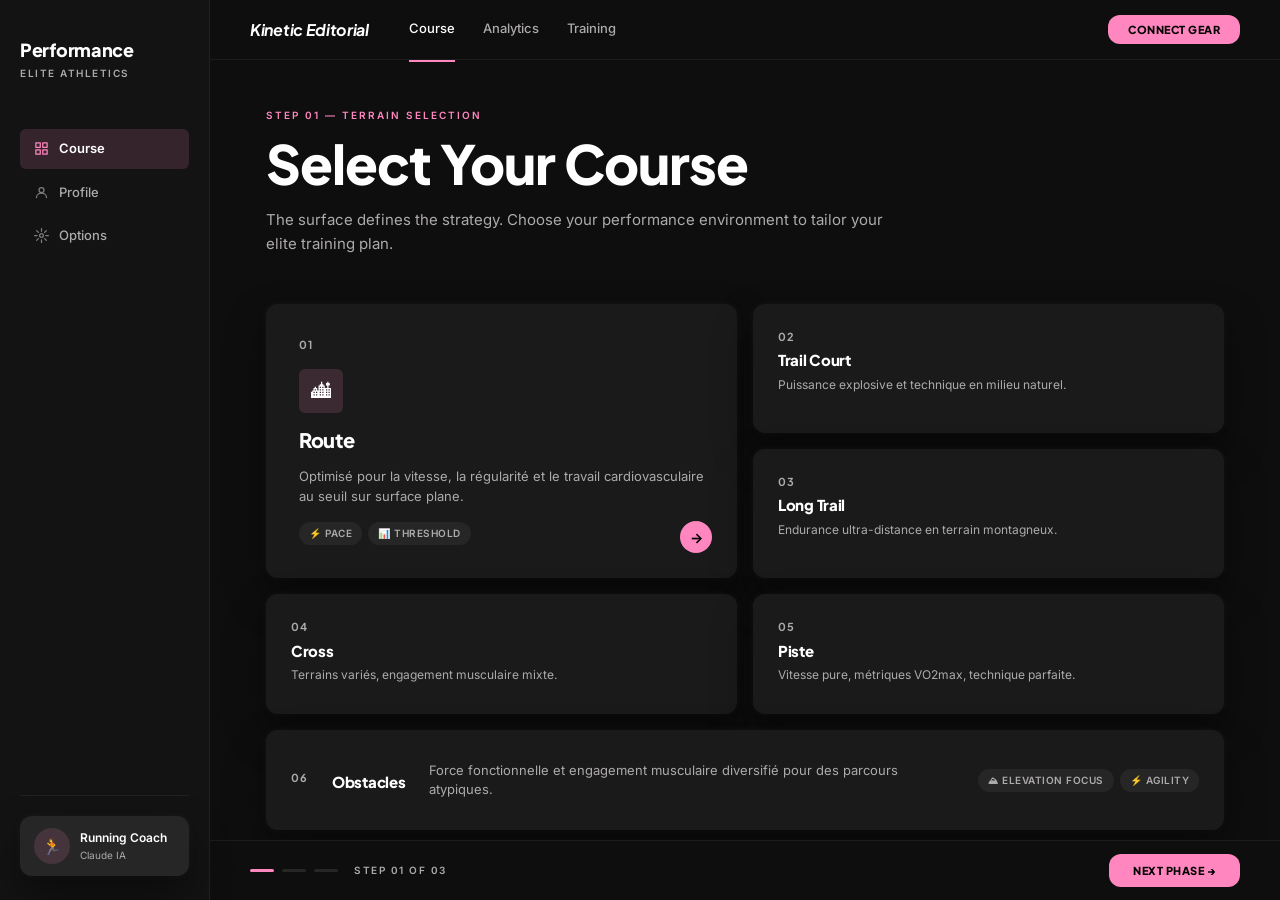
<file: index.html>
<!DOCTYPE html>
<html lang="fr">
<head>
<meta charset="UTF-8">
<meta name="viewport" content="width=device-width, initial-scale=1.0">
<title>Kinetic Editorial — Running Coach IA</title>
<link rel="preconnect" href="https://fonts.googleapis.com">
<link rel="preconnect" href="https://fonts.gstatic.com" crossorigin>
<link href="https://fonts.googleapis.com/css2?family=Plus+Jakarta+Sans:ital,wght@0,400;0,600;0,700;0,800;1,700&family=Inter:wght@400;500;600&display=swap" rel="stylesheet">
<link rel="stylesheet" href="style.css">
</head>
<body>

<div class="app-layout">

  <!-- ═══════════════════════════════════════
       SIDEBAR
  ═══════════════════════════════════════ -->
  <aside class="sidebar">
    <div class="brand">
      <div class="brand-mark">Performance</div>
      <div class="brand-sub">ELITE ATHLETICS</div>
    </div>

    <nav class="sidebar-nav">
      <a class="nav-item active" id="nav-1" href="#" onclick="goToStep(1); return false;">
        <svg class="nav-icon" width="15" height="15" viewBox="0 0 24 24" fill="none" stroke="currentColor" stroke-width="2" stroke-linecap="round" stroke-linejoin="round"><rect x="3" y="3" width="7" height="7"/><rect x="14" y="3" width="7" height="7"/><rect x="3" y="14" width="7" height="7"/><rect x="14" y="14" width="7" height="7"/></svg>
        Course
      </a>
      <a class="nav-item" id="nav-2" href="#" onclick="goToStep(2); return false;">
        <svg class="nav-icon" width="15" height="15" viewBox="0 0 24 24" fill="none" stroke="currentColor" stroke-width="2" stroke-linecap="round" stroke-linejoin="round"><circle cx="12" cy="8" r="4"/><path d="M4 20c0-4 3.6-7 8-7s8 3 8 7"/></svg>
        Profile
      </a>
      <a class="nav-item" id="nav-3" href="#" onclick="goToStep(3); return false;">
        <svg class="nav-icon" width="15" height="15" viewBox="0 0 24 24" fill="none" stroke="currentColor" stroke-width="2" stroke-linecap="round" stroke-linejoin="round"><circle cx="12" cy="12" r="3"/><path d="M12 1v4M12 19v4M4.22 4.22l2.83 2.83M16.95 16.95l2.83 2.83M1 12h4M19 12h4M4.22 19.78l2.83-2.83M16.95 7.05l2.83-2.83"/></svg>
        Options
      </a>
    </nav>

    <div class="sidebar-footer">
      <div class="coach-card">
        <div class="coach-avatar">🏃</div>
        <div class="coach-info">
          <div class="coach-name">Running Coach</div>
          <div class="coach-role">Claude IA</div>
        </div>
      </div>
    </div>
  </aside>

  <!-- ═══════════════════════════════════════
       MAIN AREA
  ═══════════════════════════════════════ -->
  <main class="main-area">

    <!-- TOPBAR -->
    <header class="topbar">
      <div class="topbar-logo">Kinetic Editorial</div>
      <nav class="top-nav">
        <a class="top-nav-item" href="#" onclick="goToStep(1); return false;" id="tnav-1">Course</a>
        <a class="top-nav-item" href="#" id="tnav-2">Analytics</a>
        <a class="top-nav-item" href="#" id="tnav-3">Training</a>
      </nav>
      <div class="top-actions">
        <button class="btn-connect-gear" onclick="document.getElementById('apiKey').focus(); goToStep(3);">CONNECT GEAR</button>
      </div>
    </header>

    <!-- CONTENT AREA -->
    <div class="content-area" id="contentArea">

      <!-- ═══ STEP 1 – Course / Terrain ═══ -->
      <section class="wizard-step" id="step-1">
        <div class="step-hero">
          <div class="step-eyebrow">STEP 01 — TERRAIN SELECTION</div>
          <h1 class="step-display">Select Your Course</h1>
          <p class="step-lead">The surface defines the strategy. Choose your performance environment to tailor your elite training plan.</p>
        </div>

        <div class="terrain-grid" id="raceTypeGrid">
          <div class="terrain-card terrain-card--featured" data-val="Route" onclick="selectRaceType(this)">
            <div class="tc-number">01</div>
            <div class="tc-icon-wrap"><span class="tc-icon">🏙</span></div>
            <h3 class="tc-name">Route</h3>
            <p class="tc-desc">Optimisé pour la vitesse, la régularité et le travail cardiovasculaire au seuil sur surface plane.</p>
            <div class="tc-tags">
              <span class="tc-tag">⚡ PACE</span>
              <span class="tc-tag">📊 THRESHOLD</span>
            </div>
            <div class="tc-arrow">→</div>
          </div>
          <div class="terrain-card" data-val="Trail court" onclick="selectRaceType(this)">
            <div class="tc-number">02</div>
            <h3 class="tc-name">Trail Court</h3>
            <p class="tc-desc">Puissance explosive et technique en milieu naturel.</p>
          </div>
          <div class="terrain-card" data-val="Trail long" onclick="selectRaceType(this)">
            <div class="tc-number">03</div>
            <h3 class="tc-name">Long Trail</h3>
            <p class="tc-desc">Endurance ultra-distance en terrain montagneux.</p>
          </div>
          <div class="terrain-card" data-val="Cross" onclick="selectRaceType(this)">
            <div class="tc-number">04</div>
            <h3 class="tc-name">Cross</h3>
            <p class="tc-desc">Terrains variés, engagement musculaire mixte.</p>
          </div>
          <div class="terrain-card" data-val="Piste" onclick="selectRaceType(this)">
            <div class="tc-number">05</div>
            <h3 class="tc-name">Piste</h3>
            <p class="tc-desc">Vitesse pure, métriques VO2max, technique parfaite.</p>
          </div>
          <div class="terrain-card terrain-card--wide" data-val="Course à obstacles" onclick="selectRaceType(this)">
            <div class="tc-number">06</div>
            <h3 class="tc-name">Obstacles</h3>
            <p class="tc-desc">Force fonctionnelle et engagement musculaire diversifié pour des parcours atypiques.</p>
            <div class="tc-tags">
              <span class="tc-tag">⛰ ELEVATION FOCUS</span>
              <span class="tc-tag">⚡ AGILITY</span>
            </div>
          </div>
        </div>

        <!-- Hidden select (JS compat) -->
        <select id="raceType" style="display:none" onchange="updateDistances(); checkValidity()">
          <option value="Route">Route</option>
          <option value="Trail court">Trail court</option>
          <option value="Trail long">Trail long</option>
          <option value="Cross">Cross</option>
          <option value="Piste">Piste</option>
          <option value="Course à obstacles">Course à obstacles</option>
        </select>

        <!-- Race Params -->
        <div class="race-params-row">
          <div class="param-field" id="distanceGroup" style="display:none">
            <label class="param-label">Distance <span class="req-star">*</span></label>
            <select id="distance" class="ke-select" onchange="computeWeeks(); checkValidity()">
              <option value="">— Sélectionnez —</option>
            </select>
          </div>
          <div class="param-field">
            <label class="param-label">Date de course <span class="req-star">*</span></label>
            <input type="date" id="raceDate" class="ke-input" onchange="computeWeeks(); checkValidity()">
            <div class="weeks-badge" id="weeksBadge" style="display:none"></div>
          </div>
          <div class="param-field">
            <label class="param-label">Objectif chrono <span class="opt-tag">optionnel</span></label>
            <input type="text" id="targetTime" class="ke-input" placeholder="ex : 4:00:00" maxlength="8" oninput="maskTime(this)">
            <p class="param-hint">Format H:MM:SS · Laissez vide si aucun objectif</p>
          </div>
        </div>
      </section>

      <!-- ═══ STEP 2 – Profile ═══ -->
      <section class="wizard-step" id="step-2" style="display:none">
        <div class="step-hero">
          <div class="step-eyebrow">STEP 02 — CALIBRATION</div>
          <h1 class="step-display">Runner Profile</h1>
          <p class="step-lead">Define your baseline. Kinetic Editorial adapts your training load based on your physiological history and current performance threshold.</p>
        </div>

        <!-- Experience Level -->
        <div class="section-block">
          <div class="section-label">EXPERIENCE LEVEL</div>
          <div class="level-grid">
            <div class="level-card" data-val="Débutant" onclick="selectLevel(this)">
              <div class="lc-num">01</div>
              <h3 class="lc-title">Beginner</h3>
              <p class="lc-desc">Débute le running. Focus endurance fondamentale.</p>
            </div>
            <div class="level-card" data-val="Intermédiaire" onclick="selectLevel(this)">
              <div class="lc-num">02</div>
              <h3 class="lc-title">Intermediate</h3>
              <p class="lc-desc">2 à 5 ans de pratique. Familier avec les intervalles.</p>
              <div class="lc-check-icon">✓</div>
            </div>
            <div class="level-card" data-val="Confirmé" onclick="selectLevel(this)">
              <div class="lc-num">03</div>
              <h3 class="lc-title">Advanced</h3>
              <p class="lc-desc">Coureur régulier. Ciblant des PRs et métriques VO2.</p>
            </div>
            <div class="level-card" data-val="Expert" onclick="selectLevel(this)">
              <div class="lc-num">04</div>
              <h3 class="lc-title">Expert</h3>
              <p class="lc-desc">Performance sub-élite. Haut volume hebdomadaire.</p>
            </div>
          </div>
          <select id="level" style="display:none" onchange="checkValidity()">
            <option value="Débutant">Débutant</option>
            <option value="Intermédiaire">Intermédiaire</option>
            <option value="Confirmé">Confirmé</option>
            <option value="Expert">Expert</option>
          </select>
        </div>

        <!-- Training Habits + Weekly Volume -->
        <div class="two-col-section">
          <div class="col-block">
            <div class="section-label">TRAINING HABITS</div>

            <div class="habit-group">
              <div class="habit-label">Séances par semaine <span class="req-star">*</span></div>
              <div class="seg-control">
                <button type="button" class="seg-btn" data-val="2" onclick="selectSessions(this)">2</button>
                <button type="button" class="seg-btn" data-val="3" onclick="selectSessions(this)">3</button>
                <button type="button" class="seg-btn" data-val="4" onclick="selectSessions(this)">4</button>
                <button type="button" class="seg-btn" data-val="5" onclick="selectSessions(this)">5</button>
                <button type="button" class="seg-btn" data-val="6" onclick="selectSessions(this)">6</button>
              </div>
              <select id="sessionsPerWeek" style="display:none" onchange="checkValidity()">
                <option value="2">2</option>
                <option value="3">3</option>
                <option value="4">4</option>
                <option value="5">5</option>
                <option value="6">6</option>
              </select>
            </div>
          </div>

          <div class="col-block">
            <div class="section-label">WEEKLY VOLUME</div>
            <div class="volume-card">
              <div class="volume-display-row">
                <span class="volume-label-sm">Current Goal</span>
                <span class="volume-val" id="kmVal">30 km</span>
              </div>
              <input type="range" id="kmPerWeek" class="ke-range" min="5" max="150" step="5" value="30" oninput="updateSlider()">
              <div class="slider-minmax">
                <span>5 km</span>
                <span>150 km</span>
              </div>
            </div>
          </div>
        </div>

        <!-- VMA Section -->
        <div class="section-block">
          <div class="section-label">VMA — VITESSE MAXIMALE AÉROBIE <span class="opt-tag">optionnel</span></div>
          <div class="vma-row">
            <div class="vma-input-wrap">
              <input type="number" id="vma" class="ke-input" placeholder="ex : 14.5 km/h" min="8" max="25" step="0.1" oninput="validateVMA(this); checkValidity()">
              <p class="field-error" id="vmaErr" style="display:none">⚠ VMA entre 8 et 25 km/h</p>
              <p class="param-hint">Permet des allures précises · sinon allures relatives</p>
            </div>
            <div class="vma-calc-box">
              <button type="button" class="vcb-toggle" onclick="toggleVMACalc()">
                <span>🧮 Calculer depuis un chrono récent</span>
                <span class="vcb-arrow" id="vcbArrow">▾</span>
              </button>
              <div class="vcb-body" id="vcbBody" style="display:none">
                <div class="calc-inline">
                  <select id="calcDist" class="ke-select ke-select-sm">
                    <option value="1.5">1 500 m</option>
                    <option value="3">3 000 m</option>
                    <option value="5" selected>5 km</option>
                    <option value="10">10 km</option>
                  </select>
                  <input type="text" id="calcTime" class="ke-input ke-input-sm" placeholder="25:30" maxlength="5" oninput="maskTimeShort(this)">
                  <button type="button" class="btn-calc-vma" onclick="calcVMA()">Estimer</button>
                </div>
                <div class="vma-result" id="vmaResult" style="display:none"></div>
              </div>
            </div>
          </div>
        </div>
      </section>

      <!-- ═══ STEP 3 – Options / Health ═══ -->
      <section class="wizard-step" id="step-3" style="display:none">
        <div class="step-hero">
          <div class="step-eyebrow">STEP 03 — CONFIGURATION</div>
          <h1 class="step-display">Health Optimization</h1>
          <p class="step-lead">Tailor your kinetic engine. Select any physiological constraints to ensure your generated performance plan remains sustainable.</p>
        </div>

        <div class="options-layout">

          <!-- Left column -->
          <div class="options-main">

            <div class="section-block">
              <div class="section-label">PHYSIOLOGICAL CONSTRAINTS</div>
              <div class="constraints-grid" id="pillsGroup">
                <label class="constraint-card pill" id="pill-1">
                  <input type="checkbox" value="Tendinite achille" onchange="syncPill('pill-1',this)">
                  <div class="cc-body">
                    <div class="cc-name">Achilles Tendon</div>
                    <div class="cc-desc">Preventative loading focus</div>
                  </div>
                  <div class="cc-check-mark">✓</div>
                </label>
                <label class="constraint-card pill" id="pill-2">
                  <input type="checkbox" value="Syndrome rotulien" onchange="syncPill('pill-2',this)">
                  <div class="cc-body">
                    <div class="cc-name">Knee Sensitivity</div>
                    <div class="cc-desc">Low-impact phase integration</div>
                  </div>
                  <div class="cc-check-mark">✓</div>
                </label>
                <label class="constraint-card pill" id="pill-3">
                  <input type="checkbox" value="Périostite tibiale" onchange="syncPill('pill-3',this)">
                  <div class="cc-body">
                    <div class="cc-name">Lower Back</div>
                    <div class="cc-desc">Core-stability emphasis</div>
                  </div>
                  <div class="cc-check-mark">✓</div>
                </label>
                <label class="constraint-card pill" id="pill-4">
                  <input type="checkbox" value="Fasciite plantaire" onchange="syncPill('pill-4',this)">
                  <div class="cc-body">
                    <div class="cc-name">Plantar Fasciitis</div>
                    <div class="cc-desc">Footwear &amp; surface warnings</div>
                  </div>
                  <div class="cc-check-mark">✓</div>
                </label>
                <label class="constraint-card pill" id="pill-5">
                  <input type="checkbox" value="Lombalgie" onchange="syncPill('pill-5',this)">
                  <div class="cc-body">
                    <div class="cc-name">Lombalgie</div>
                    <div class="cc-desc">Renforcement core progressif</div>
                  </div>
                  <div class="cc-check-mark">✓</div>
                </label>
                <label class="constraint-card pill" id="pill-6">
                  <input type="checkbox" value="Entorse cheville" onchange="syncPill('pill-6',this)">
                  <div class="cc-body">
                    <div class="cc-name">Cheville</div>
                    <div class="cc-desc">Proprioception &amp; stabilisation</div>
                  </div>
                  <div class="cc-check-mark">✓</div>
                </label>
                <label class="constraint-card pill" id="pill-7">
                  <input type="checkbox" value="Problème cardiaque suivi" onchange="syncPill('pill-7',this)">
                  <div class="cc-body">
                    <div class="cc-name">Cardiaque</div>
                    <div class="cc-desc">Suivi médical intégré</div>
                  </div>
                  <div class="cc-check-mark">✓</div>
                </label>
                <label class="constraint-card pill" id="pill-8">
                  <input type="checkbox" value="Asthme à l'effort" onchange="syncPill('pill-8',this)">
                  <div class="cc-body">
                    <div class="cc-name">Asthme</div>
                    <div class="cc-desc">Gestion de l'intensité</div>
                  </div>
                  <div class="cc-check-mark">✓</div>
                </label>
                <label class="constraint-card pill" id="pill-9">
                  <input type="checkbox" value="Surpoids / reprise progressive" onchange="syncPill('pill-9',this)">
                  <div class="cc-body">
                    <div class="cc-name">Reprise</div>
                    <div class="cc-desc">Progression ultra-douce</div>
                  </div>
                  <div class="cc-check-mark">✓</div>
                </label>
                <label class="constraint-card pill" id="pill-10">
                  <input type="checkbox" value="Hernie discale" onchange="syncPill('pill-10',this)">
                  <div class="cc-body">
                    <div class="cc-name">Hernie disc.</div>
                    <div class="cc-desc">Charge vertébrale contrôlée</div>
                  </div>
                  <div class="cc-check-mark">✓</div>
                </label>
                <label class="constraint-card pill" id="pill-11">
                  <input type="checkbox" value="Syndrome de loge" onchange="syncPill('pill-11',this)">
                  <div class="cc-body">
                    <div class="cc-name">Compartiment</div>
                    <div class="cc-desc">Volume d'intensité contrôlé</div>
                  </div>
                  <div class="cc-check-mark">✓</div>
                </label>
              </div>
              <textarea id="injuriesDetail" class="ke-textarea" placeholder="Précisions médicales (optionnel) — Ex : reprise après fracture de fatigue il y a 3 mois, suivi kiné hebdomadaire…"></textarea>
            </div>

            <!-- Neural Engine -->
            <div class="section-block neural-section">
              <div class="neural-header">
                <span class="neural-icon">◈</span>
                <h3 class="neural-title">Neural Engine Integration</h3>
              </div>
              <p class="neural-desc">Enter your Anthropic API key to unlock the Kinetic AI engine. Your data is processed locally and never stored on our servers.</p>

              <div class="pw-wrap">
                <input type="password" id="apiKey" class="ke-input" placeholder="sk-ant-xxxxxxxxxxxxxxxx" autocomplete="off" oninput="checkValidity()">
                <button type="button" class="btn-toggle-pw" onclick="togglePw()" title="Afficher / Masquer">👁</button>
              </div>
              <p class="param-hint" style="margin:8px 0 20px">Non stockée · utilisée uniquement pour api.anthropic.com</p>

              <div class="engine-options">
                <div class="engine-opt">
                  <label class="param-label">Modèle Claude</label>
                  <select id="apiModel" class="ke-select">
                    <option value="claude-opus-4-6">Claude Opus 4.6 · Le plus puissant</option>
                    <option value="claude-sonnet-4-6" selected>Claude Sonnet 4.6 · Recommandé ✓</option>
                    <option value="claude-haiku-4-5-20251001">Claude Haiku 4.5 · Rapide &amp; économique</option>
                    <option value="claude-3-5-sonnet-20241022">Claude 3.5 Sonnet · Précédente génération</option>
                    <option value="claude-3-5-haiku-20241022">Claude 3.5 Haiku · Précédente génération</option>
                  </select>
                </div>
                <div class="engine-opt">
                  <label class="param-label">Méthode d'entraînement</label>
                  <select id="planStyle" class="ke-select" onchange="updateStyleHint()">
                    <option value="Classique FFA">📋 Classique FFA</option>
                    <option value="80/20 Polarisé">🎯 80/20 Polarisé</option>
                    <option value="Lydiard">🏔 Lydiard</option>
                    <option value="HIIT Intensif">⚡ HIIT Intensif</option>
                    <option value="Progressif doux">🌱 Progressif Doux</option>
                  </select>
                  <p class="param-hint" id="styleHint"></p>
                </div>
                <div class="engine-opt">
                  <label class="param-label">Niveau de détail</label>
                  <select id="detailLevel" class="ke-select">
                    <option value="concis">Concis – type + durée</option>
                    <option value="standard">Standard – éch. + cœur + récup</option>
                    <option value="detaille" selected>Détaillé – allures + séquences complètes</option>
                  </select>
                </div>
              </div>
            </div>

          </div><!-- /options-main -->

          <!-- Right column: Plan Summary -->
          <div class="options-sidebar">
            <div class="plan-summary-card">
              <h3 class="ps-title">Plan Summary</h3>
              <div class="ps-row">
                <span class="ps-label">Duration</span>
                <span class="ps-value" id="psDuration">— Weeks</span>
              </div>
              <div class="ps-row">
                <span class="ps-label">Intensity</span>
                <span class="ps-value ps-accent" id="psLevel">—</span>
              </div>
              <div class="ps-row">
                <span class="ps-label">Target Pace</span>
                <span class="ps-value ps-italic" id="psTargetPace">—</span>
              </div>
              <button class="btn-generate" id="btnGenerate" onclick="generatePlan()" disabled>
                <span id="btnLabel">GENERATE MY PLAN</span>
                <span class="btn-gen-icon">⚡</span>
              </button>
              <p class="gen-hint" id="genHint">⚡ Génération IA · 15 à 60 sec</p>
            </div>
          </div>

        </div><!-- /options-layout -->
      </section>

      <!-- Welcome state (hidden – kept for JS compat) -->
      <div id="welcomeState" style="display:none"></div>

      <!-- Loading State -->
      <div class="loading-state" id="loadingState" style="display:none">
        <div class="loading-runner">🏃‍♂️</div>
        <div class="spinner"></div>
        <h3 class="loading-title">Génération de votre plan…</h3>
        <p class="loading-sub">Claude analyse votre profil et construit votre programme</p>
        <div class="progress-track">
          <div class="progress-fill" id="progressFill"></div>
        </div>
      </div>

      <!-- Error Banner -->
      <div class="error-banner" id="errorBox" style="display:none">
        <div class="error-content">
          <span class="error-icon">⚠️</span>
          <div class="error-text-block">
            <strong class="error-title">Erreur lors de la génération</strong>
            <p id="errorMsg" class="error-msg"></p>
          </div>
        </div>
        <button class="error-close" onclick="document.getElementById('errorBox').style.display='none'">✕</button>
      </div>

      <!-- Plan Container -->
      <div id="planContainer" style="display:none">

        <div class="plan-header-section">
          <div class="plan-track-label">PROFESSIONAL TRACK</div>
          <h1 class="plan-main-title" id="planMainTitle">Plan d'entraînement</h1>
          <p class="plan-subtitle" id="planSubtitle"></p>
          <div class="plan-actions">
            <button class="btn-action" onclick="exportCSV()">
              <span>📥</span> Export CSV
            </button>
            <button class="btn-action" onclick="printPlan()">
              <span>🖨</span> Print PDF
            </button>
            <button class="btn-action" onclick="openGlossary()">
              <span>📖</span> Glossary
            </button>
            <button class="btn-action btn-action-primary" onclick="resetPlan()">
              <span>+</span> New Plan
            </button>
          </div>
        </div>

        <!-- Stats Bar -->
        <div class="plan-stats-bar" id="planStatsBar"></div>

        <!-- Table -->
        <div class="plan-table-wrap">
          <table class="plan-table" id="planTable">
            <thead>
              <tr>
                <th class="th-week">Semaine</th>
                <th>Lundi</th>
                <th>Mardi</th>
                <th>Mercredi</th>
                <th>Jeudi</th>
                <th>Vendredi</th>
                <th class="th-weekend">Samedi</th>
                <th class="th-weekend">Dimanche</th>
              </tr>
            </thead>
            <tbody id="planBody"></tbody>
          </table>
        </div>

        <!-- Legend -->
        <div class="legend-bar">
          <h4 class="legend-title">Légende des types de séances</h4>
          <div class="legend-items">
            <div class="legend-item"><div class="legend-dot ld-ef"></div>EF – Endurance</div>
            <div class="legend-item"><div class="legend-dot ld-sl"></div>SL – Sortie Longue</div>
            <div class="legend-item"><div class="legend-dot ld-vma"></div>VMA – Intervalles</div>
            <div class="legend-item"><div class="legend-dot ld-seuil"></div>Seuil</div>
            <div class="legend-item"><div class="legend-dot ld-ppg"></div>PPG – Renforcement</div>
            <div class="legend-item"><div class="legend-dot ld-recup"></div>Récup</div>
            <div class="legend-item"><div class="legend-dot ld-repos"></div>Repos</div>
            <div class="legend-item"><div class="legend-dot ld-course"></div>🏁 Course</div>
          </div>
        </div>

      </div><!-- /planContainer -->

    </div><!-- /content-area -->

    <!-- BOTTOM BAR -->
    <footer class="bottom-bar" id="bottomBar">
      <div class="bottom-left">
        <div class="step-dots-row">
          <div class="spl-dot active" id="dot-1"></div>
          <div class="spl-dot" id="dot-2"></div>
          <div class="spl-dot" id="dot-3"></div>
        </div>
        <span class="step-indicator-text" id="stepIndicator">STEP 01 OF 03</span>
      </div>
      <div class="bottom-right">
        <button type="button" class="btn-phase btn-phase-prev" id="btnPrev" onclick="prevStep()" style="visibility:hidden">← PREV</button>
        <button type="button" class="btn-phase btn-phase-next" id="btnNext" onclick="nextStep()">NEXT PHASE →</button>
      </div>
    </footer>

  </main>

</div><!-- /app-layout -->

<!-- ═══ MODAL – Glossaire ═══ -->
<div class="modal-overlay" id="modalGlossary" onclick="overlayClose(event,'modalGlossary')">
  <div class="modal-box">
    <button class="modal-close" onclick="closeModal('modalGlossary')">✕</button>
    <h3 class="modal-title">📖 Glossaire Running — Acronymes &amp; Définitions</h3>
    <table class="gloss-table">
      <tr><td>EF</td><td>Endurance Fondamentale</td><td>Allure de base, conversation possible. 60-70% FCM. Socle de tout plan.</td></tr>
      <tr><td>SL</td><td>Sortie Longue</td><td>Séance longue (&gt;1h) en EF. Développe l'endurance aérobie et la résistance à la fatigue.</td></tr>
      <tr><td>VMA</td><td>Vitesse Max. Aérobie</td><td>Vitesse à laquelle on atteint VO2max. Intervalles 30"/30" à 100-110%. Développe le moteur cardio.</td></tr>
      <tr><td>Seuil</td><td>Allure Seuil Anaérobie</td><td>Allure soutenable 20-40 min. 85-90% FCM. Améliore la tolérance lactique.</td></tr>
      <tr><td>PPG</td><td>Prépa Physique Générale</td><td>Renforcement : gainage, squats, fentes, plyométrie. Prévient les blessures.</td></tr>
      <tr><td>Récup</td><td>Récupération Active</td><td>Footing très léger 25-40 min. Favorise l'élimination des déchets métaboliques.</td></tr>
      <tr><td>FC / FCM</td><td>Fréquence Cardiaque / Max</td><td>Battements/min. FCM ≈ 220 − âge (approximatif).</td></tr>
      <tr><td>Z1-Z5</td><td>Zones d'intensité</td><td>Z1 &lt;60% · Z2 60-70% (EF) · Z3 70-80% (tempo) · Z4 80-90% (seuil) · Z5 &gt;90% (VMA).</td></tr>
      <tr><td>30/30</td><td>Fractionné 30''/30''</td><td>30 sec à 100-105% VMA puis 30 sec trot. Séance VMA classique très efficace.</td></tr>
      <tr><td>Allure/Pace</td><td>Temps par kilomètre</td><td>Exprimée en min/km. Ex : 5:30/km = 5 min 30 sec par km.</td></tr>
      <tr><td>Fartlek</td><td>Jeu de vitesse</td><td>Variations d'allure libres en nature. Ludique, développe la polyvalence aérobie.</td></tr>
      <tr><td>Échauff.</td><td>Échauffement</td><td>15-20 min footing léger + éducatifs avant toute séance intense. Obligatoire !</td></tr>
      <tr><td>RC</td><td>Retour au Calme</td><td>10-15 min footing très léger + étirements après séance intense.</td></tr>
      <tr><td>D+</td><td>Dénivelé Positif</td><td>Cumul des montées en mètres. Indicateur de difficulté en trail.</td></tr>
      <tr><td>Affûtage</td><td>Tapering</td><td>Phase finale (2-3 sem.) de réduction du volume pour arriver frais le jour J.</td></tr>
      <tr><td>Rep / r</td><td>Répétition / Récup</td><td>Ex : 8×400m r=90" = 8 fois 400m avec 90 sec de récup entre chaque répétition.</td></tr>
    </table>
  </div>
</div>

<!-- ═══ MODAL – Regen ═══ -->
<div class="modal-overlay" id="modalRegen" onclick="overlayClose(event,'modalRegen')">
  <div class="modal-box modal-box-sm">
    <button class="modal-close" onclick="closeModal('modalRegen')">✕</button>
    <h3 class="modal-title">🔄 Régénérer la semaine <span id="regenWeekNum"></span></h3>
    <p class="modal-desc">Donnez une consigne spécifique ou laissez vide pour une régénération standard.</p>
    <div style="margin-top:16px">
      <label class="param-label">Consigne spéciale <span class="opt-tag">optionnel</span></label>
      <textarea id="regenNote" class="ke-textarea" placeholder="Ex : j'ai un voyage ce weekend, pas de sortie longue. Ou : augmenter l'intensité…"></textarea>
    </div>
    <button class="btn-generate-modal" onclick="confirmRegen()">
      🔄 Régénérer cette semaine
    </button>
  </div>
</div>

<script src="app.js"></script>
</body>
</html>
</file>
<file: style.css>
/* ══════════════════════════════════════════════════════════════
   KINETIC EDITORIAL — Premium Sport Performance Design System
   ══════════════════════════════════════════════════════════════ */

/* ── DESIGN TOKENS ─────────────────────────────────────────── */
:root {
  --bg:               #0e0e0e;
  --surface-low:      #131313;
  --surface:          #1a1a1a;
  --surface-high:     #262626;
  --surface-highest:  #2e2e2e;
  --primary:          #ff86bf;
  --primary-dim:      rgba(255, 134, 191, 0.15);
  --primary-container:rgba(255, 134, 191, 0.2);
  --on-surface:       #ffffff;
  --on-surface-var:   #adaaaa;
  --tertiary:         #98a1ff;
  --outline:          rgba(255, 255, 255, 0.06);
  --shadow-perf:      0 20px 40px rgba(0,0,0,0.4), 0 0 10px rgba(255,134,191,0.05);
  --radius-xl:        0.75rem;
  --radius-md:        0.375rem;
  --font-display:     'Plus Jakarta Sans', sans-serif;
  --font-body:        'Inter', sans-serif;
}

/* ── RESET ──────────────────────────────────────────────────── */
*, *::before, *::after { box-sizing: border-box; margin: 0; padding: 0; }
html, body { height: 100%; overflow: hidden; }

body {
  font-family: var(--font-body);
  background: var(--bg);
  color: var(--on-surface);
  font-size: 14px;
  line-height: 1.5;
  -webkit-font-smoothing: antialiased;
}

/* ── SCROLLBARS ─────────────────────────────────────────────── */
::-webkit-scrollbar { width: 4px; height: 4px; }
::-webkit-scrollbar-track { background: transparent; }
::-webkit-scrollbar-thumb { background: rgba(255,134,191,0.3); border-radius: 4px; }
::-webkit-scrollbar-thumb:hover { background: var(--primary); }

/* ══════════════════════════════════════════════════════════════
   LAYOUT
   ══════════════════════════════════════════════════════════════ */
.app-layout {
  display: flex;
  height: 100vh;
  overflow: hidden;
}

/* ══════════════════════════════════════════════════════════════
   SIDEBAR
   ══════════════════════════════════════════════════════════════ */
.sidebar {
  width: 210px;
  flex-shrink: 0;
  background: var(--surface-low);
  display: flex;
  flex-direction: column;
  padding: 36px 20px 24px;
  border-right: 1px solid var(--outline);
  position: relative;
  z-index: 10;
}

.brand { margin-bottom: 48px; }
.brand-mark {
  font-family: var(--font-display);
  font-weight: 800;
  font-size: 18px;
  color: var(--on-surface);
  letter-spacing: -0.3px;
}
.brand-sub {
  font-size: 10px;
  font-weight: 600;
  letter-spacing: 1.5px;
  color: var(--on-surface-var);
  text-transform: uppercase;
  margin-top: 3px;
}

.sidebar-nav {
  display: flex;
  flex-direction: column;
  gap: 4px;
  flex: 1;
}
.nav-item {
  display: flex;
  align-items: center;
  gap: 10px;
  padding: 10px 14px;
  border-radius: var(--radius-md);
  color: var(--on-surface-var);
  text-decoration: none;
  font-size: 13px;
  font-weight: 500;
  transition: all 0.15s ease;
  cursor: pointer;
}
.nav-item:hover { color: var(--on-surface); background: var(--outline); }
.nav-item.active {
  background: var(--primary-dim);
  color: var(--on-surface);
  font-weight: 600;
}
.nav-item.active .nav-icon { color: var(--primary); }
.nav-icon { flex-shrink: 0; opacity: 0.7; transition: opacity 0.15s; }
.nav-item.active .nav-icon, .nav-item:hover .nav-icon { opacity: 1; }

.sidebar-footer {
  margin-top: auto;
  padding-top: 20px;
  border-top: 1px solid var(--outline);
}
.coach-card {
  display: flex;
  align-items: center;
  gap: 10px;
  padding: 12px 14px;
  background: var(--surface-high);
  border-radius: var(--radius-xl);
  box-shadow: var(--shadow-perf);
}
.coach-avatar {
  width: 36px;
  height: 36px;
  background: var(--primary-dim);
  border-radius: 50%;
  display: flex;
  align-items: center;
  justify-content: center;
  font-size: 16px;
  flex-shrink: 0;
}
.coach-name { font-size: 12px; font-weight: 600; color: var(--on-surface); }
.coach-role { font-size: 10px; color: var(--on-surface-var); margin-top: 1px; }

/* ══════════════════════════════════════════════════════════════
   MAIN AREA
   ══════════════════════════════════════════════════════════════ */
.main-area {
  flex: 1;
  display: flex;
  flex-direction: column;
  min-width: 0;
  height: 100vh;
  overflow: hidden;
}

/* TOPBAR */
.topbar {
  height: 60px;
  flex-shrink: 0;
  display: flex;
  align-items: center;
  padding: 0 40px;
  gap: 40px;
  border-bottom: 1px solid var(--outline);
  background: var(--bg);
}
.topbar-logo {
  font-family: var(--font-display);
  font-style: italic;
  font-weight: 700;
  font-size: 16px;
  color: var(--on-surface);
  white-space: nowrap;
  letter-spacing: -0.3px;
}
.top-nav { display: flex; align-items: center; gap: 28px; flex: 1; }
.top-nav-item {
  font-size: 13px;
  font-weight: 500;
  color: var(--on-surface-var);
  text-decoration: none;
  transition: color 0.15s;
  position: relative;
  padding-bottom: 2px;
}
.top-nav-item:hover, .top-nav-item.active { color: var(--on-surface); }
.top-nav-item.active::after {
  content: '';
  position: absolute;
  bottom: -22px;
  left: 0; right: 0;
  height: 2px;
  background: var(--primary);
}
.top-actions { display: flex; align-items: center; gap: 12px; }
.btn-connect-gear {
  background: var(--primary);
  color: #000;
  border: none;
  border-radius: var(--radius-xl);
  padding: 8px 20px;
  font-family: var(--font-display);
  font-size: 11px;
  font-weight: 800;
  letter-spacing: 0.5px;
  cursor: pointer;
  transition: opacity 0.15s, transform 0.1s;
}
.btn-connect-gear:hover { opacity: 0.9; transform: translateY(-1px); }

/* CONTENT AREA */
.content-area {
  flex: 1;
  overflow-y: auto;
  overflow-x: hidden;
  scroll-behavior: smooth;
}

/* BOTTOM BAR */
.bottom-bar {
  height: 60px;
  flex-shrink: 0;
  display: flex;
  align-items: center;
  justify-content: space-between;
  padding: 0 40px;
  border-top: 1px solid var(--outline);
  background: var(--bg);
}
.bottom-left { display: flex; align-items: center; gap: 16px; }
.step-dots-row { display: flex; gap: 8px; align-items: center; }
.spl-dot {
  width: 24px;
  height: 3px;
  background: var(--surface-high);
  border-radius: 2px;
  transition: background 0.3s;
}
.spl-dot.active { background: var(--primary); }
.step-indicator-text {
  font-size: 10px;
  font-weight: 600;
  letter-spacing: 1.5px;
  color: var(--on-surface-var);
}
.bottom-right { display: flex; align-items: center; gap: 12px; }
.btn-phase {
  border: none;
  border-radius: var(--radius-xl);
  padding: 10px 24px;
  font-family: var(--font-display);
  font-size: 11px;
  font-weight: 800;
  letter-spacing: 0.5px;
  cursor: pointer;
  transition: all 0.15s;
}
.btn-phase-prev {
  background: transparent;
  color: var(--on-surface-var);
  border: 1px solid var(--outline);
}
.btn-phase-prev:hover { color: var(--on-surface); border-color: rgba(255,255,255,0.15); }
.btn-phase-next { background: var(--primary); color: #000; }
.btn-phase-next:hover { opacity: 0.9; transform: translateY(-1px); }

/* ══════════════════════════════════════════════════════════════
   WIZARD STEPS
   ══════════════════════════════════════════════════════════════ */
.wizard-step {
  padding: 48px 56px;
  min-height: calc(100vh - 120px);
}

.step-hero { margin-bottom: 48px; }
.step-eyebrow {
  font-size: 10px;
  font-weight: 600;
  letter-spacing: 2px;
  color: var(--primary);
  text-transform: uppercase;
  margin-bottom: 12px;
}
.step-display {
  font-family: var(--font-display);
  font-size: clamp(36px, 4.5vw, 54px);
  font-weight: 800;
  line-height: 1.05;
  color: var(--on-surface);
  letter-spacing: -1px;
  margin-bottom: 16px;
}
.step-lead {
  font-size: 15px;
  color: var(--on-surface-var);
  max-width: 620px;
  line-height: 1.6;
}

/* ══════════════════════════════════════════════════════════════
   TERRAIN CARDS — STEP 1
   ══════════════════════════════════════════════════════════════ */
.terrain-grid {
  display: grid;
  grid-template-columns: 1fr 1fr;
  gap: 16px;
  margin-bottom: 40px;
}
.terrain-card:nth-child(1) { grid-column: 1; grid-row: 1 / 3; }
.terrain-card:nth-child(2) { grid-column: 2; grid-row: 1; }
.terrain-card:nth-child(3) { grid-column: 2; grid-row: 2; }
.terrain-card:nth-child(4) { grid-column: 1; grid-row: 3; }
.terrain-card:nth-child(5) { grid-column: 2; grid-row: 3; }
.terrain-card:nth-child(6) { grid-column: 1 / 3; grid-row: 4; }

.terrain-card {
  background: var(--surface);
  border-radius: var(--radius-xl);
  padding: 24px;
  cursor: pointer;
  transition: all 0.2s ease;
  position: relative;
  overflow: hidden;
  min-height: 120px;
  box-shadow: var(--shadow-perf);
  border: 1.5px solid transparent;
}
.terrain-card:hover {
  background: var(--surface-high);
  transform: translateY(-2px);
  box-shadow: 0 24px 48px rgba(0,0,0,0.5), 0 0 20px rgba(255,134,191,0.08);
  border-color: rgba(255,134,191,0.2);
}
.terrain-card.selected {
  background: var(--surface-high);
  border-color: var(--primary);
}
.terrain-card.selected .tc-number { color: var(--primary); }

.terrain-card--featured {
  padding: 32px;
  display: flex;
  flex-direction: column;
  gap: 12px;
}
.terrain-card--wide {
  display: flex;
  align-items: center;
  gap: 24px;
  min-height: 100px;
}
.terrain-card--wide .tc-tags { margin-top: 0; margin-left: auto; }

.tc-number {
  font-family: var(--font-display);
  font-size: 11px;
  font-weight: 700;
  letter-spacing: 1px;
  color: var(--on-surface-var);
  margin-bottom: 4px;
}
.tc-icon-wrap {
  width: 44px;
  height: 44px;
  background: var(--primary-dim);
  border-radius: var(--radius-md);
  display: flex;
  align-items: center;
  justify-content: center;
  font-size: 20px;
}
.tc-name {
  font-family: var(--font-display);
  font-size: 20px;
  font-weight: 800;
  color: var(--on-surface);
  letter-spacing: -0.3px;
}
.terrain-card:not(.terrain-card--featured) .tc-name { font-size: 15px; margin-top: 4px; }
.tc-desc {
  font-size: 13px;
  color: var(--on-surface-var);
  line-height: 1.5;
  flex: 1;
}
.terrain-card:not(.terrain-card--featured):not(.terrain-card--wide) .tc-desc {
  font-size: 12px;
  margin-top: 4px;
}
.tc-tags { display: flex; flex-wrap: wrap; gap: 6px; margin-top: 4px; }
.tc-tag {
  background: var(--surface-high);
  color: var(--on-surface-var);
  font-size: 10px;
  font-weight: 600;
  letter-spacing: 0.5px;
  padding: 4px 10px;
  border-radius: 20px;
}
.tc-arrow {
  position: absolute;
  bottom: 24px;
  right: 24px;
  width: 32px;
  height: 32px;
  background: var(--primary);
  color: #000;
  border-radius: 50%;
  display: flex;
  align-items: center;
  justify-content: center;
  font-size: 14px;
  font-weight: 700;
}

/* Race Params */
.race-params-row { display: flex; gap: 24px; flex-wrap: wrap; }
.param-field { flex: 1; min-width: 200px; }
.param-label {
  display: block;
  font-size: 10px;
  font-weight: 600;
  letter-spacing: 1.5px;
  text-transform: uppercase;
  color: var(--on-surface-var);
  margin-bottom: 8px;
}
.param-hint { font-size: 11px; color: var(--on-surface-var); margin-top: 6px; opacity: 0.7; }

/* ══════════════════════════════════════════════════════════════
   PROFILE — STEP 2
   ══════════════════════════════════════════════════════════════ */
.section-block { margin-bottom: 48px; }
.section-label {
  font-size: 10px;
  font-weight: 600;
  letter-spacing: 2px;
  text-transform: uppercase;
  color: var(--on-surface-var);
  margin-bottom: 20px;
}

.level-grid {
  display: grid;
  grid-template-columns: repeat(4, 1fr);
  gap: 14px;
}
.level-card {
  background: var(--surface);
  border-radius: var(--radius-xl);
  padding: 20px;
  cursor: pointer;
  transition: all 0.2s ease;
  position: relative;
  min-height: 120px;
  box-shadow: var(--shadow-perf);
  border: 1.5px solid transparent;
}
.level-card:hover { background: var(--surface-high); transform: translateY(-2px); border-color: rgba(255,134,191,0.15); }
.level-card.selected { background: var(--surface-high); border-color: var(--primary); }
.lc-num {
  font-family: var(--font-display);
  font-size: 11px;
  font-weight: 700;
  letter-spacing: 1px;
  color: var(--on-surface-var);
  margin-bottom: 12px;
}
.level-card.selected .lc-num { color: var(--primary); }
.lc-title {
  font-family: var(--font-display);
  font-size: 16px;
  font-weight: 800;
  color: var(--on-surface);
  margin-bottom: 8px;
  letter-spacing: -0.2px;
}
.lc-desc { font-size: 12px; color: var(--on-surface-var); line-height: 1.5; }
.lc-check-icon {
  position: absolute;
  bottom: 14px; right: 14px;
  width: 22px; height: 22px;
  background: var(--primary);
  color: #000;
  border-radius: 50%;
  display: none;
  align-items: center;
  justify-content: center;
  font-size: 11px;
  font-weight: 700;
}
.level-card.selected .lc-check-icon { display: flex; }

.two-col-section {
  display: grid;
  grid-template-columns: 1fr 1fr;
  gap: 40px;
  margin-bottom: 48px;
}
.habit-label { font-size: 13px; font-weight: 500; color: var(--on-surface-var); margin-bottom: 14px; }
.habit-group { margin-bottom: 24px; }

.seg-control { display: flex; gap: 6px; flex-wrap: wrap; }
.seg-btn {
  background: var(--surface);
  color: var(--on-surface-var);
  border: 1.5px solid var(--outline);
  border-radius: 30px;
  padding: 8px 18px;
  font-family: var(--font-body);
  font-size: 13px;
  font-weight: 600;
  cursor: pointer;
  transition: all 0.15s;
}
.seg-btn:hover { background: var(--surface-high); color: var(--on-surface); border-color: rgba(255,255,255,0.15); }
.seg-btn.selected {
  background: var(--primary-container);
  color: var(--primary);
  border-color: rgba(255,134,191,0.4);
}

.volume-card {
  background: var(--surface);
  border-radius: var(--radius-xl);
  padding: 24px;
  box-shadow: var(--shadow-perf);
}
.volume-display-row {
  display: flex;
  align-items: baseline;
  justify-content: space-between;
  margin-bottom: 16px;
}
.volume-label-sm { font-size: 12px; color: var(--on-surface-var); }
.volume-val {
  font-family: var(--font-display);
  font-size: 32px;
  font-weight: 800;
  color: var(--on-surface);
  letter-spacing: -1px;
}
.slider-minmax { display: flex; justify-content: space-between; font-size: 11px; color: var(--on-surface-var); margin-top: 6px; }

.ke-range {
  -webkit-appearance: none;
  appearance: none;
  width: 100%;
  height: 4px;
  background: var(--surface-high);
  border-radius: 2px;
  outline: none;
  cursor: pointer;
}
.ke-range::-webkit-slider-thumb {
  -webkit-appearance: none;
  appearance: none;
  width: 18px; height: 18px;
  border-radius: 50%;
  background: var(--primary);
  cursor: pointer;
  box-shadow: 0 0 8px rgba(255,134,191,0.5);
  transition: transform 0.1s;
}
.ke-range::-webkit-slider-thumb:hover { transform: scale(1.2); }
.ke-range::-moz-range-thumb {
  width: 18px; height: 18px;
  border-radius: 50%;
  background: var(--primary);
  border: none;
  cursor: pointer;
}

.vma-row { display: flex; gap: 24px; flex-wrap: wrap; }
.vma-input-wrap { flex: 1; min-width: 200px; }
.vma-calc-box {
  flex: 1;
  min-width: 200px;
  background: var(--surface);
  border-radius: var(--radius-xl);
  overflow: hidden;
}
.vcb-toggle {
  width: 100%;
  display: flex;
  align-items: center;
  justify-content: space-between;
  padding: 14px 18px;
  background: transparent;
  border: none;
  color: var(--on-surface-var);
  font-size: 13px;
  font-weight: 500;
  cursor: pointer;
  transition: color 0.15s;
  font-family: var(--font-body);
}
.vcb-toggle:hover { color: var(--on-surface); }
.vcb-arrow { font-size: 14px; color: var(--primary); }
.vcb-body { padding: 0 18px 18px; }
.calc-inline { display: flex; gap: 8px; align-items: center; }
.btn-calc-vma {
  background: var(--primary-dim);
  color: var(--primary);
  border: none;
  border-radius: var(--radius-md);
  padding: 8px 14px;
  font-size: 12px;
  font-weight: 600;
  cursor: pointer;
  white-space: nowrap;
  transition: background 0.15s;
  font-family: var(--font-body);
}
.btn-calc-vma:hover { background: var(--primary-container); }
.vma-result {
  margin-top: 10px;
  padding: 10px 12px;
  background: var(--primary-dim);
  border-radius: var(--radius-md);
  font-size: 13px;
  font-weight: 600;
  color: var(--primary);
}
.field-error { font-size: 11px; color: #ff6b6b; margin-top: 6px; }

/* ══════════════════════════════════════════════════════════════
   OPTIONS — STEP 3
   ══════════════════════════════════════════════════════════════ */
.options-layout {
  display: grid;
  grid-template-columns: 1fr 300px;
  gap: 40px;
  align-items: start;
}

.constraints-grid {
  display: grid;
  grid-template-columns: 1fr 1fr;
  gap: 10px;
  margin-bottom: 20px;
}
.constraint-card {
  display: flex;
  align-items: center;
  gap: 12px;
  background: var(--surface);
  border-radius: var(--radius-md);
  padding: 14px 16px;
  cursor: pointer;
  transition: all 0.15s;
  border: 1.5px solid transparent;
  position: relative;
}
.constraint-card input[type="checkbox"] { position: absolute; opacity: 0; pointer-events: none; }
.constraint-card:hover { background: var(--surface-high); border-color: rgba(255,134,191,0.15); }
.constraint-card.active { background: var(--primary-dim); border-color: rgba(255,134,191,0.4); }
.cc-body { flex: 1; }
.cc-name { font-size: 13px; font-weight: 600; color: var(--on-surface); margin-bottom: 2px; }
.cc-desc { font-size: 11px; color: var(--on-surface-var); }
.cc-check-mark {
  width: 20px; height: 20px;
  background: var(--outline);
  border-radius: 4px;
  display: flex;
  align-items: center;
  justify-content: center;
  font-size: 10px;
  font-weight: 700;
  color: transparent;
  transition: all 0.15s;
  flex-shrink: 0;
}
.constraint-card.active .cc-check-mark { background: var(--primary); color: #000; }

.neural-section {
  background: var(--surface);
  border-radius: var(--radius-xl);
  padding: 28px;
  box-shadow: var(--shadow-perf);
}
.neural-header { display: flex; align-items: center; gap: 10px; margin-bottom: 10px; }
.neural-icon { color: var(--primary); font-size: 18px; }
.neural-title {
  font-family: var(--font-display);
  font-size: 18px;
  font-weight: 700;
  color: var(--on-surface);
  letter-spacing: -0.2px;
}
.neural-desc { font-size: 13px; color: var(--on-surface-var); line-height: 1.6; margin-bottom: 20px; }
.engine-options { display: flex; flex-direction: column; gap: 16px; margin-top: 16px; }

.plan-summary-card {
  background: var(--surface-high);
  border-radius: var(--radius-xl);
  padding: 28px;
  box-shadow: var(--shadow-perf);
  position: sticky;
  top: 24px;
}
.ps-title {
  font-family: var(--font-display);
  font-size: 18px;
  font-weight: 800;
  color: var(--on-surface);
  margin-bottom: 20px;
  letter-spacing: -0.3px;
}
.ps-row {
  display: flex;
  justify-content: space-between;
  align-items: center;
  padding: 10px 0;
  border-bottom: 1px solid var(--outline);
}
.ps-label { font-size: 13px; color: var(--on-surface-var); }
.ps-value { font-size: 14px; font-weight: 700; color: var(--on-surface); }
.ps-accent { color: var(--primary); }
.ps-italic { font-style: italic; font-family: var(--font-display); }

.btn-generate {
  width: 100%;
  display: flex;
  align-items: center;
  justify-content: center;
  gap: 8px;
  margin-top: 20px;
  padding: 14px 20px;
  background: linear-gradient(135deg, #ff86bf 0%, #ff6cb6 100%);
  color: #000;
  border: none;
  border-radius: var(--radius-xl);
  font-family: var(--font-display);
  font-size: 13px;
  font-weight: 800;
  letter-spacing: 0.5px;
  cursor: pointer;
  transition: all 0.2s;
  box-shadow: 0 8px 24px rgba(255,134,191,0.3);
}
.btn-generate:hover:not(:disabled) {
  transform: translateY(-2px);
  box-shadow: 0 12px 32px rgba(255,134,191,0.4);
}
.btn-generate:disabled { opacity: 0.4; cursor: not-allowed; transform: none; box-shadow: none; }
.btn-gen-icon { font-size: 14px; }
.gen-hint { font-size: 11px; color: var(--on-surface-var); text-align: center; margin-top: 10px; }

/* ══════════════════════════════════════════════════════════════
   FORM INPUTS
   ══════════════════════════════════════════════════════════════ */
.ke-input {
  width: 100%;
  background: var(--surface);
  color: var(--on-surface);
  border: 1.5px solid var(--outline);
  border-radius: var(--radius-md);
  padding: 10px 14px;
  font-family: var(--font-body);
  font-size: 13px;
  outline: none;
  transition: border-color 0.15s, box-shadow 0.15s;
  -webkit-appearance: none;
}
.ke-input::placeholder { color: var(--on-surface-var); opacity: 0.5; }
.ke-input:focus { border-color: rgba(255,134,191,0.5); box-shadow: 0 0 0 3px var(--primary-dim); }
.ke-input.is-valid { border-color: rgba(100,220,130,0.5); }
.ke-input.is-invalid { border-color: rgba(255,100,100,0.6); }
input[type="date"].ke-input { color-scheme: dark; }
.ke-input-sm { padding: 7px 10px; font-size: 12px; }

.ke-select {
  width: 100%;
  background: var(--surface);
  color: var(--on-surface);
  border: 1.5px solid var(--outline);
  border-radius: var(--radius-md);
  padding: 10px 32px 10px 14px;
  font-family: var(--font-body);
  font-size: 13px;
  outline: none;
  transition: border-color 0.15s, box-shadow 0.15s;
  cursor: pointer;
  -webkit-appearance: none;
  appearance: none;
  background-image: url("data:image/svg+xml,%3Csvg xmlns='http://www.w3.org/2000/svg' width='12' height='12' viewBox='0 0 24 24' fill='none' stroke='%23adaaaa' stroke-width='2'%3E%3Cpath d='M6 9l6 6 6-6'/%3E%3C/svg%3E");
  background-repeat: no-repeat;
  background-position: right 12px center;
}
.ke-select:focus { border-color: rgba(255,134,191,0.5); box-shadow: 0 0 0 3px var(--primary-dim); }
.ke-select option { background: var(--surface-high); color: var(--on-surface); }
.ke-select-sm { padding: 7px 28px 7px 10px; font-size: 12px; }

.ke-textarea {
  width: 100%;
  background: var(--surface);
  color: var(--on-surface);
  border: 1.5px solid var(--outline);
  border-radius: var(--radius-md);
  padding: 12px 14px;
  font-family: var(--font-body);
  font-size: 13px;
  outline: none;
  resize: vertical;
  min-height: 80px;
  transition: border-color 0.15s, box-shadow 0.15s;
  line-height: 1.5;
}
.ke-textarea::placeholder { color: var(--on-surface-var); opacity: 0.5; }
.ke-textarea:focus { border-color: rgba(255,134,191,0.5); box-shadow: 0 0 0 3px var(--primary-dim); }

.pw-wrap { position: relative; display: flex; align-items: center; }
.pw-wrap .ke-input { padding-right: 44px; }
.btn-toggle-pw {
  position: absolute;
  right: 10px;
  background: transparent;
  border: none;
  cursor: pointer;
  font-size: 15px;
  padding: 4px;
  opacity: 0.5;
  transition: opacity 0.15s;
}
.btn-toggle-pw:hover { opacity: 1; }

.weeks-badge {
  margin-top: 8px;
  padding: 6px 10px;
  background: var(--primary-dim);
  color: var(--primary);
  border-radius: var(--radius-md);
  font-size: 12px;
  font-weight: 600;
}
.weeks-badge.warn { background: rgba(255,180,50,0.15); color: #ffb432; }
.req-star { color: var(--primary); margin-left: 3px; }
.opt-tag {
  font-size: 10px;
  font-weight: 600;
  letter-spacing: 0.5px;
  background: var(--surface-high);
  color: var(--on-surface-var);
  padding: 2px 8px;
  border-radius: 20px;
  margin-left: 6px;
  text-transform: uppercase;
}
.field-hint-ke { font-size: 11px; color: var(--on-surface-var); margin-top: 6px; opacity: 0.7; }

/* ══════════════════════════════════════════════════════════════
   LOADING STATE
   ══════════════════════════════════════════════════════════════ */
.loading-state {
  display: flex;
  flex-direction: column;
  align-items: center;
  justify-content: center;
  min-height: calc(100vh - 120px);
  gap: 20px;
  padding: 48px;
}
.loading-runner { font-size: 48px; animation: runnerBounce 0.8s ease-in-out infinite alternate; }
@keyframes runnerBounce {
  from { transform: translateY(0) rotate(-5deg); }
  to   { transform: translateY(-12px) rotate(5deg); }
}
.spinner {
  width: 36px; height: 36px;
  border: 3px solid var(--surface-high);
  border-top-color: var(--primary);
  border-radius: 50%;
  animation: spin 0.8s linear infinite;
}
@keyframes spin { to { transform: rotate(360deg); } }
.loading-title { font-family: var(--font-display); font-size: 24px; font-weight: 700; color: var(--on-surface); }
.loading-sub { font-size: 14px; color: var(--on-surface-var); text-align: center; }
.progress-track {
  width: 320px; height: 4px;
  background: var(--surface-high);
  border-radius: 2px;
  overflow: hidden;
}
.progress-fill {
  height: 100%;
  background: linear-gradient(90deg, var(--primary), #ff6cb6);
  border-radius: 2px;
  width: 0%;
  transition: width 0.5s ease;
}

/* ══════════════════════════════════════════════════════════════
   ERROR
   ══════════════════════════════════════════════════════════════ */
.error-banner {
  display: flex;
  align-items: flex-start;
  justify-content: space-between;
  gap: 16px;
  background: rgba(255,80,80,0.1);
  border: 1px solid rgba(255,80,80,0.3);
  border-radius: var(--radius-xl);
  padding: 16px 20px;
  margin: 24px 56px;
  animation: errorSlideIn 0.3s ease;
}
@keyframes errorSlideIn {
  from { opacity: 0; transform: translateY(-10px); }
  to   { opacity: 1; transform: translateY(0); }
}
.error-content { display: flex; align-items: flex-start; gap: 12px; }
.error-icon { font-size: 18px; }
.error-title { font-size: 14px; font-weight: 700; color: var(--on-surface); display: block; margin-bottom: 4px; }
.error-msg { font-size: 12px; color: var(--on-surface-var); white-space: pre-wrap; }
.error-close {
  background: transparent; border: none;
  color: var(--on-surface-var); cursor: pointer;
  font-size: 14px; padding: 2px 6px; flex-shrink: 0; transition: color 0.15s;
}
.error-close:hover { color: var(--on-surface); }

/* ══════════════════════════════════════════════════════════════
   PLAN CONTAINER
   ══════════════════════════════════════════════════════════════ */
#planContainer { padding: 48px 56px; }

.plan-header-section { margin-bottom: 40px; }
.plan-track-label {
  font-size: 10px; font-weight: 600; letter-spacing: 2px;
  color: var(--primary); text-transform: uppercase; margin-bottom: 12px;
}
.plan-main-title {
  font-family: var(--font-display);
  font-size: clamp(28px, 4vw, 48px);
  font-weight: 800;
  color: var(--on-surface);
  letter-spacing: -1.5px;
  line-height: 1.05;
  margin-bottom: 8px;
  text-transform: uppercase;
}
.plan-subtitle { font-size: 14px; color: var(--on-surface-var); margin-bottom: 24px; line-height: 1.5; }
.plan-actions { display: flex; gap: 10px; flex-wrap: wrap; }
.btn-action {
  display: flex;
  align-items: center;
  gap: 6px;
  background: var(--surface);
  color: var(--on-surface-var);
  border: 1.5px solid var(--outline);
  border-radius: var(--radius-md);
  padding: 8px 16px;
  font-size: 12px;
  font-weight: 600;
  cursor: pointer;
  transition: all 0.15s;
  font-family: var(--font-body);
}
.btn-action:hover { background: var(--surface-high); color: var(--on-surface); border-color: rgba(255,255,255,0.12); }
.btn-action-primary { background: var(--primary); color: #000; border-color: var(--primary); font-weight: 700; }
.btn-action-primary:hover { background: #ff9fcc; color: #000; border-color: #ff9fcc; }

.plan-stats-bar {
  display: flex;
  gap: 40px;
  padding: 24px 28px;
  background: var(--surface);
  border-radius: var(--radius-xl);
  margin-bottom: 32px;
  box-shadow: var(--shadow-perf);
  border-left: 3px solid var(--primary);
  flex-wrap: wrap;
}
.stat-item {}
.stat-label {
  font-size: 10px; font-weight: 600; letter-spacing: 1.5px;
  text-transform: uppercase; color: var(--on-surface-var); margin-bottom: 6px;
}
.stat-value {
  font-family: var(--font-display);
  font-size: 24px; font-weight: 800; color: var(--on-surface); letter-spacing: -0.5px;
}
.stat-unit { font-size: 12px; font-weight: 400; color: var(--on-surface-var); margin-left: 4px; }

.plan-table-wrap { overflow-x: auto; border-radius: var(--radius-xl); margin-bottom: 24px; }
.plan-table { width: 100%; border-collapse: collapse; min-width: 800px; background: var(--surface-low); }
.plan-table thead th {
  background: var(--surface);
  color: var(--on-surface-var);
  font-size: 9px; font-weight: 700; letter-spacing: 1.5px;
  text-transform: uppercase;
  padding: 12px 10px;
  text-align: center;
  border-bottom: 1px solid var(--outline);
}
.plan-table thead th.th-week {
  background: var(--surface-high);
  color: var(--primary);
  width: 100px;
  text-align: left;
  padding-left: 16px;
}
.plan-table thead th.th-weekend { color: var(--tertiary); }

.cell-week {
  background: var(--surface-low);
  padding: 12px 16px;
  vertical-align: top;
  border-bottom: 1px solid var(--outline);
  width: 100px;
}
.week-num {
  display: block;
  font-family: var(--font-display);
  font-size: 20px; font-weight: 800; color: var(--on-surface);
  letter-spacing: -0.5px; line-height: 1; margin-bottom: 4px;
}
.week-phase {
  display: block;
  font-size: 9px; color: var(--on-surface-var);
  text-transform: uppercase; letter-spacing: 0.5px; line-height: 1.4; margin-bottom: 6px;
}
.week-vol {
  display: inline-block;
  background: var(--primary); color: #000;
  font-size: 9px; font-weight: 800;
  padding: 2px 7px; border-radius: 20px;
}
.btn-regen-week {
  display: block; margin-top: 8px;
  background: transparent; color: var(--on-surface-var);
  border: 1px solid var(--outline); border-radius: var(--radius-md);
  padding: 4px 8px; font-size: 10px; cursor: pointer;
  transition: all 0.15s; width: 100%; font-family: var(--font-body);
}
.btn-regen-week:hover { background: var(--surface); color: var(--primary); border-color: rgba(255,134,191,0.3); }

.cell-session {
  padding: 4px; vertical-align: top;
  border-bottom: 1px solid var(--outline);
  border-left: 1px solid var(--outline);
}
.cell-weekend { background: rgba(152,161,255,0.03); }
.session-inner {
  padding: 8px; border-radius: var(--radius-md);
  min-height: 70px;
  display: flex; flex-direction: column; gap: 4px;
  position: relative;
}
.s-badge {
  display: inline-block;
  font-size: 9px; font-weight: 800; letter-spacing: 0.5px;
  text-transform: uppercase;
  padding: 2px 6px; border-radius: 20px; align-self: flex-start;
}
.s-text { font-size: 11px; line-height: 1.4; color: var(--on-surface-var); flex: 1; }
.btn-cell-info {
  position: absolute; top: 6px; right: 6px;
  width: 16px; height: 16px;
  background: rgba(255,255,255,0.06); border: none;
  border-radius: 50%; color: var(--on-surface-var);
  font-size: 9px; font-style: italic; font-weight: 700;
  cursor: pointer; display: flex; align-items: center; justify-content: center;
  transition: background 0.15s;
}
.btn-cell-info:hover { background: var(--primary-dim); color: var(--primary); }

/* Session Types */
.t-ef     { background: rgba(255,134,191,0.08); }
.t-ef     .s-badge { background: rgba(255,134,191,0.2); color: var(--primary); }
.t-ef     .s-text  { color: rgba(255,255,255,0.7); }
.t-sl     { background: rgba(255,134,191,0.14); }
.t-sl     .s-badge { background: rgba(255,134,191,0.3); color: var(--primary); }
.t-sl     .s-text  { color: rgba(255,255,255,0.75); }
.t-vma    { background: rgba(255,134,191,0.25); }
.t-vma    .s-badge { background: var(--primary); color: #000; }
.t-vma    .s-text  { color: var(--on-surface); }
.t-seuil  { background: rgba(255,108,182,0.18); }
.t-seuil  .s-badge { background: rgba(255,108,182,0.4); color: var(--primary); }
.t-seuil  .s-text  { color: rgba(255,255,255,0.75); }
.t-ppg    { background: rgba(152,161,255,0.1); }
.t-ppg    .s-badge { background: rgba(152,161,255,0.2); color: var(--tertiary); }
.t-ppg    .s-text  { color: rgba(255,255,255,0.7); }
.t-recup  { background: rgba(100,200,160,0.08); }
.t-recup  .s-badge { background: rgba(100,200,160,0.15); color: #64c8a0; }
.t-recup  .s-text  { color: rgba(255,255,255,0.6); }
.t-repos  { background: transparent; }
.t-repos  .s-badge { background: var(--surface-high); color: var(--on-surface-var); }
.t-repos  .s-text  { color: var(--on-surface-var); }
.t-course { background: rgba(255,134,191,0.3); border: 1.5px solid var(--primary); }
.t-course .s-badge { background: var(--primary); color: #000; }
.t-course .s-text  { color: var(--on-surface); font-weight: 600; }

/* Legend */
.legend-bar { margin-top: 24px; padding: 20px 0; border-top: 1px solid var(--outline); }
.legend-title { font-size: 11px; font-weight: 600; color: var(--on-surface-var); letter-spacing: 1px; text-transform: uppercase; margin-bottom: 12px; }
.legend-items { display: flex; flex-wrap: wrap; gap: 16px; }
.legend-item { display: flex; align-items: center; gap: 7px; font-size: 12px; color: var(--on-surface-var); }
.legend-dot { width: 14px; height: 14px; border-radius: 4px; flex-shrink: 0; }
.ld-ef     { background: rgba(255,134,191,0.15); border: 1px solid rgba(255,134,191,0.3); }
.ld-sl     { background: rgba(255,134,191,0.25); border: 1px solid rgba(255,134,191,0.5); }
.ld-vma    { background: var(--primary); }
.ld-seuil  { background: rgba(255,108,182,0.35); }
.ld-ppg    { background: rgba(152,161,255,0.2); border: 1px solid rgba(152,161,255,0.3); }
.ld-recup  { background: rgba(100,200,160,0.15); border: 1px solid rgba(100,200,160,0.3); }
.ld-repos  { background: var(--surface-high); border: 1px solid var(--outline); }
.ld-course { background: var(--primary); border-radius: 50%; border: 2px solid rgba(255,255,255,0.5); }

/* ══════════════════════════════════════════════════════════════
   MODALS
   ══════════════════════════════════════════════════════════════ */
.modal-overlay {
  position: fixed; inset: 0;
  background: rgba(0,0,0,0.7);
  backdrop-filter: blur(8px);
  -webkit-backdrop-filter: blur(8px);
  display: flex; align-items: center; justify-content: center;
  z-index: 100;
  opacity: 0; pointer-events: none;
  transition: opacity 0.2s;
}
.modal-overlay.open { opacity: 1; pointer-events: all; }
.modal-box {
  background: var(--surface);
  border-radius: var(--radius-xl);
  padding: 32px;
  max-width: 720px; width: 90%;
  max-height: 80vh; overflow-y: auto;
  position: relative;
  box-shadow: 0 32px 64px rgba(0,0,0,0.6);
  border: 1px solid var(--outline);
  transform: scale(0.96);
  transition: transform 0.2s;
}
.modal-overlay.open .modal-box { transform: scale(1); }
.modal-box-sm { max-width: 460px; }
.modal-close {
  position: absolute; top: 16px; right: 16px;
  background: var(--surface-high); border: none;
  color: var(--on-surface-var);
  width: 30px; height: 30px;
  border-radius: 50%; cursor: pointer; font-size: 12px;
  display: flex; align-items: center; justify-content: center;
  transition: all 0.15s;
}
.modal-close:hover { background: var(--primary-dim); color: var(--primary); }
.modal-title {
  font-family: var(--font-display);
  font-size: 18px; font-weight: 700; color: var(--on-surface);
  margin-bottom: 20px; padding-right: 32px; letter-spacing: -0.2px;
}
.modal-desc { font-size: 13px; color: var(--on-surface-var); margin-bottom: 16px; line-height: 1.6; }

.gloss-table { width: 100%; border-collapse: collapse; }
.gloss-table tr { border-bottom: 1px solid var(--outline); transition: background 0.1s; }
.gloss-table tr:hover { background: var(--surface-high); }
.gloss-table td { padding: 10px 12px; font-size: 13px; vertical-align: top; line-height: 1.5; color: var(--on-surface-var); }
.gloss-table td:first-child { font-weight: 700; color: var(--primary); width: 60px; white-space: nowrap; }
.gloss-table td:nth-child(2) { font-weight: 600; color: var(--on-surface); width: 180px; }

.btn-generate-modal {
  width: 100%; margin-top: 16px; padding: 12px;
  background: linear-gradient(135deg, #ff86bf 0%, #ff6cb6 100%);
  color: #000; border: none; border-radius: var(--radius-xl);
  font-family: var(--font-display); font-size: 13px; font-weight: 800;
  cursor: pointer; transition: all 0.2s;
  box-shadow: 0 6px 20px rgba(255,134,191,0.25);
}
.btn-generate-modal:hover { transform: translateY(-1px); box-shadow: 0 10px 28px rgba(255,134,191,0.35); }
</file>
